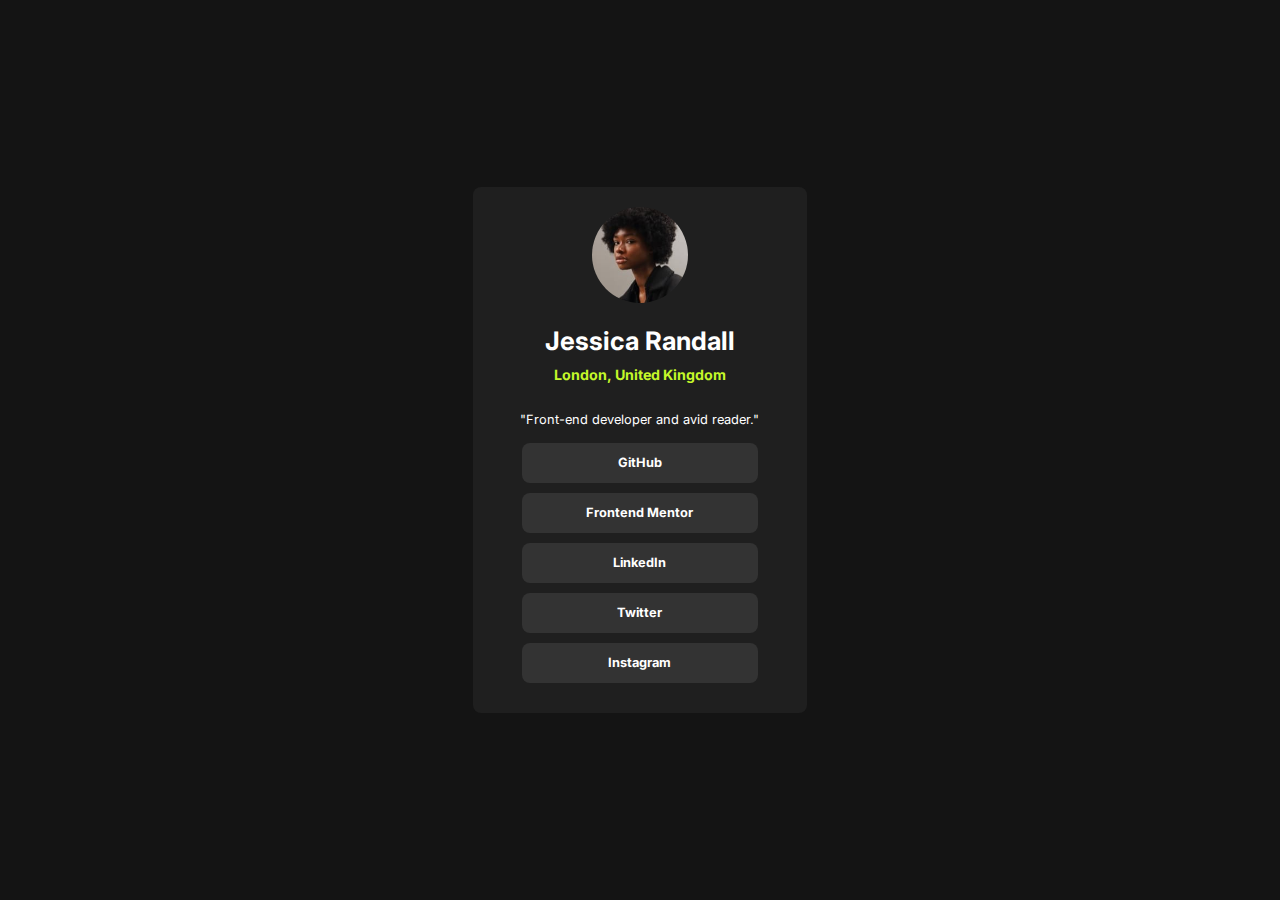
<file: code/index.html>
<!DOCTYPE html>
<html lang="en">
<head>
  <meta charset="UTF-8">
  <meta name="viewport" content="width=device-width, initial-scale=1.0"> <!-- displays site properly based on user's device -->
  <link rel="stylesheet" href="estilo.css">
  <link rel="preconnect" href="https://fonts.googleapis.com">
<link rel="preconnect" href="https://fonts.gstatic.com" crossorigin>
<link href="https://fonts.googleapis.com/css2?family=Inter&display=swap" rel="stylesheet">
</head>
<body>
    <section id="principal-sec">
      <img id="avatar-jessica" src="avatar-jessica.jpeg" alt="">
      <h2 id="name"> Jessica Randall</h2>
      <h4 id="city"> London, United Kingdom</h4>
      <p id="mini-text"> "Front-end developer and avid reader."</p>
      <div id="links">
        GitHub
      </div>
      <div id="links">
        Frontend Mentor
      </div>
      <div id="links">
        LinkedIn
      </div>
      <div id="links">
        Twitter
      </div>
      <div id="links">
        Instagram
      </div>
    </section>
</body>
</html>
</file>
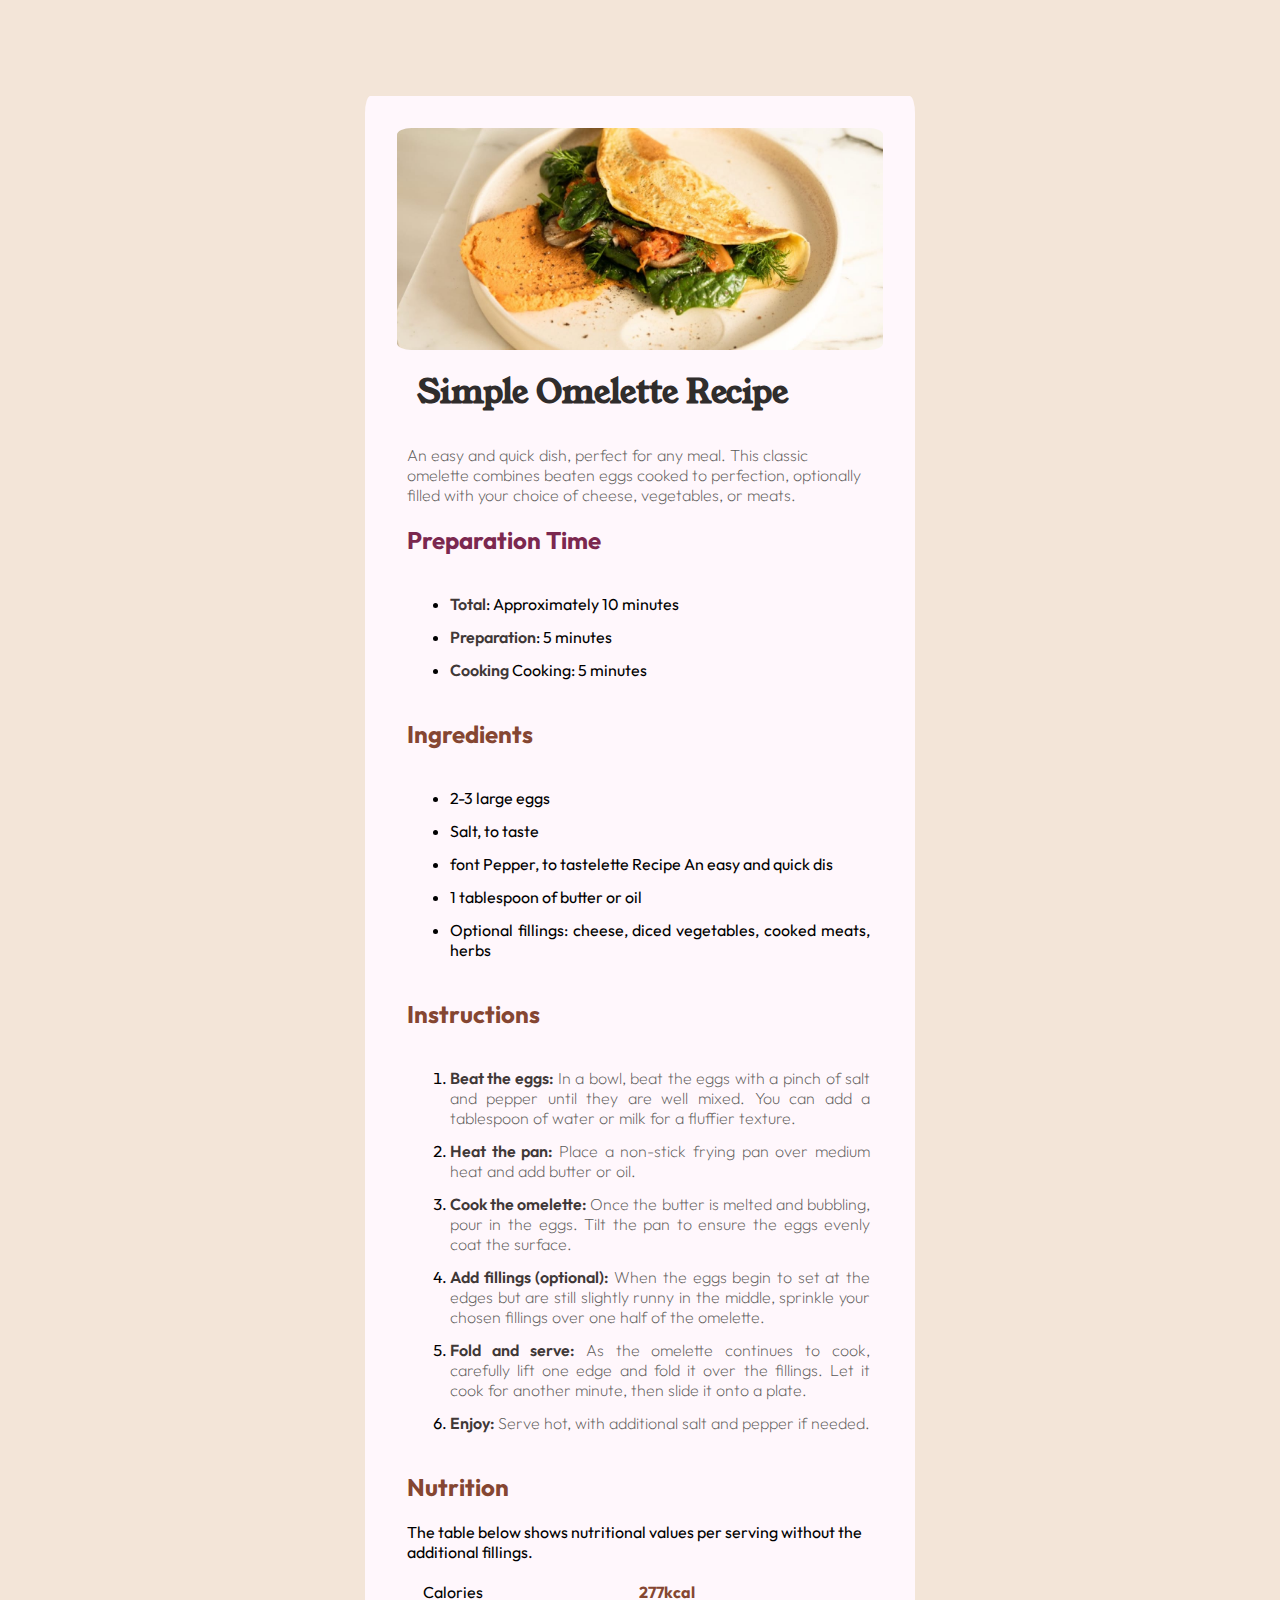
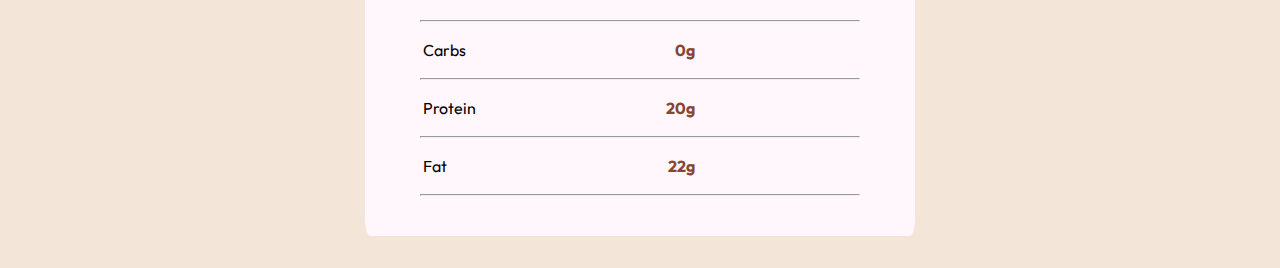
<file: projeto-giovani/recipe-page-main/index.html>
<!DOCTYPE html>
<html lang="en">
<head>
  <meta charset="UTF-8">
  <meta name="viewport" content="width=device-width, initial-scale=1.0">
  <title>Document</title>
  <link rel="stylesheet" href="estilo.css">
  
  <link rel="preconnect" href="https://fonts.googleapis.com">
  <link rel="preconnect" href="https://fonts.gstatic.com" crossorigin>
  <link href="https://fonts.googleapis.com/css2?family=Young+Serif&display=swap" rel="stylesheet">

  <link rel="preconnect" href="https://fonts.googleapis.com">
  <link rel="preconnect" href="https://fonts.gstatic.com" crossorigin>
  <link href="https://fonts.googleapis.com/css2?family=Outfit&display=swap" rel="stylesheet">


</head>
<body>
    <section id="principal-sec"> 
      <img id="image-omelette" src="assets/images/image-omelette.jpeg" alt="">
      <h1 id="first-text">Simple Omelette Recipe</h1>
      <h5 class="mini-text"> An easy and quick dish, perfect for any meal. This classic omelette combines beaten eggs cooked
        to perfection, optionally filled with your choice of cheese, vegetables, or meats.
       </h5>
        <h2 style="color: hsl(332, 51%, 32%);">Preparation Time</h2>
      <ul>
        <li>
          <span class="bold">Total</span>: Approximately 10 minutes
        </li>
        <li>
          <span class="bold">Preparation</span>: 5 minutes  
        </li>
        <li>
          <span class="bold">Cooking</span> Cooking: 5 minutes
        </li>
      </ul>
        <h2 class="titles">
          Ingredients
        </h2>
        <ul>
            <li>
              2-3 large eggs
            </li>
          <li>
              Salt, to taste
          </li>
          <li>font
             Pepper, to tastelette Recipe
             An easy and quick dis
          </li>
          <li>
             1 tablespoon of butter or oil
          </li>
          <li>
            Optional fillings: cheese, diced vegetables, cooked meats, herbs

          </li>
        </ul>
        <h2 class="titles">
          Instructions
        </h2>
        <ul>
          <li type="1">
           <span class="bold"> Beat the eggs:</span> <span class="mini-text">In a bowl, beat the eggs with a pinch of salt and pepper until they are well mixed.
            You can add a tablespoon of water or milk for a fluffier texture.</span>
          </li>
          <li type="1">
            <span class="bold">Heat the pan:</span> <span class="mini-text"> Place a non-stick frying pan over medium heat and add butter or oil.</span>
          </li>
          <li type="1">
            <span class="bold">Cook the omelette:</span> <span class="mini-text"> Once the butter is melted and bubbling, pour in the eggs. Tilt the pan to ensure
            the eggs evenly coat the surface.</span>
          </li>
          <li type="1">
            <span class="bold">Add fillings (optional):</span> <span class="mini-text"> When the eggs begin to set at the edges but are still slightly runny in the
            middle, sprinkle your chosen fillings over one half of the omelette.</span>
          </li>
          <li type="1">
            <span class="bold">Fold and serve:</span> <span class="mini-text"> As the omelette continues to cook, carefully lift one edge and fold it over the
            fillings. Let it cook for another minute, then slide it onto a plate.</span>
          </li>
          <li type="1">
            <span class="bold">Enjoy:</span class="mini-text"> <span class="mini-text">Serve hot, with additional salt and pepper if needed.</span></span>
          </li>
        </ul>
          <h2 class="titles">
            Nutrition
          </h2>
            <p>
              The table below shows nutritional values per serving without the additional fillings.
            </p>
            <div class="table">
              <p>
                Calories
              </p>
              <p class="brown">
                277kcal
              </p>
            </div>
            <hr>

            <div class="table">
              <p>
                Carbs
              </p>
              <p class="brown">
                0g
              </p>
            </div>
            <hr>

            <div class="table">
              <p>
                Protein
              </p>
              <p class="brown">
                20g
              </p>
            </div>
            <hr>

            <div class="table">
              <p>
                Fat
              </p>
              <p class="brown">
                22g
              </p>
            </div>
            <hr>
    </section>
</body>
</html>
</file>
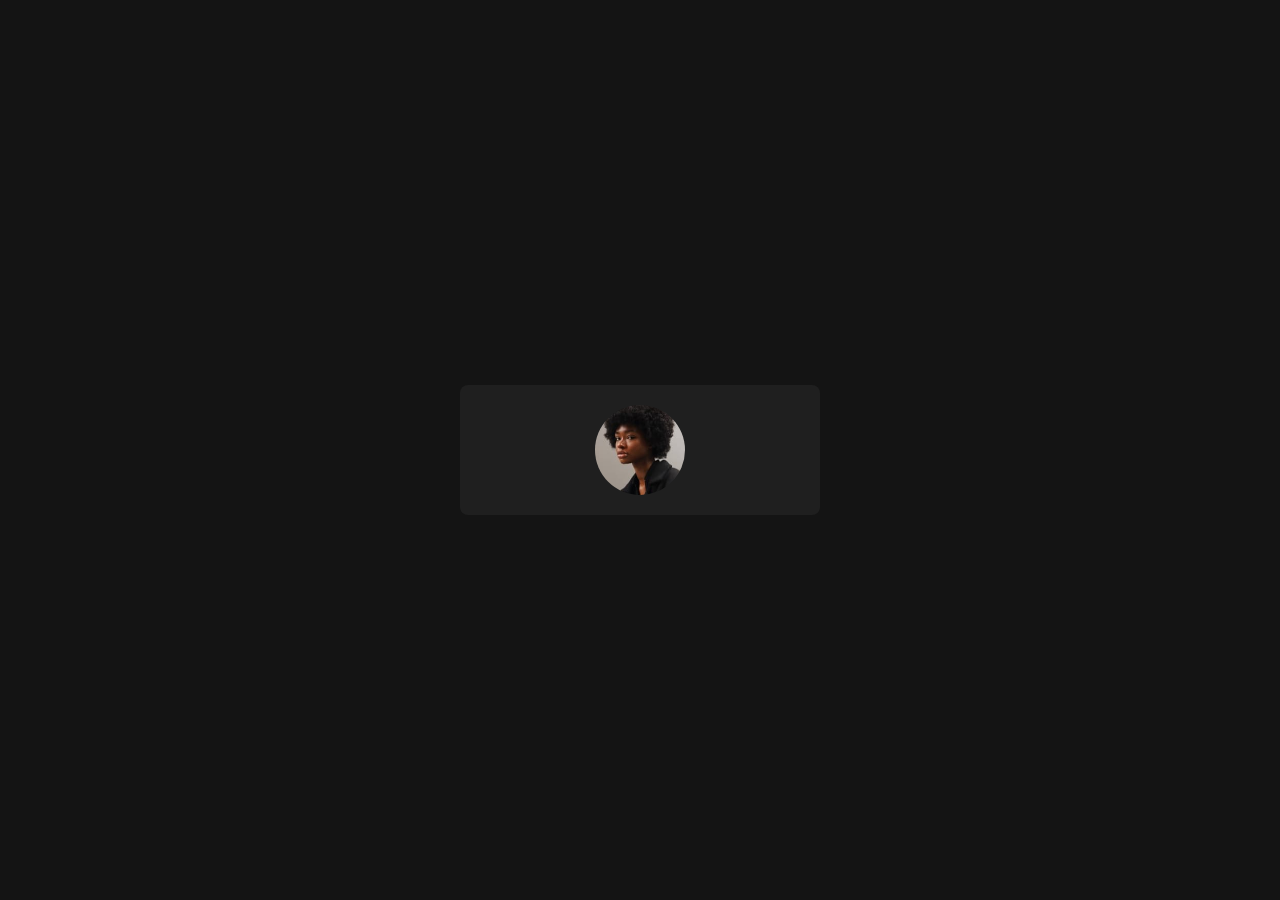
<file: social-links-profile-main/code/index.html>
<!DOCTYPE html>
<html lang="en">
<head>
  <meta charset="UTF-8">
  <meta name="viewport" content="width=device-width, initial-scale=1.0"> <!-- displays site properly based on user's device -->
  <link rel="stylesheet" href="estilo.css">
</head>
<body>
    <section id="principal-sec">
      <img id="avatar-jessica" src="avatar-jessica.jpeg" alt="">
    </section>
</body>
</html>
</file>
<file: code/estilo.css>
body{
    height: 100vh;
    margin: 0;
    padding: 0;
    background-color: hsl(0, 0%, 8%);
    display: flex;
    justify-content: center;
    align-items: center;
    box-sizing: border-box;
}
#principal-sec{
    width: 23%;
    padding: 1.25rem;
    border-radius: 0.50rem;    
    background-color: hsl(0, 0%, 12%);
    display: flex;
    justify-content: center;
    align-items: center;
    flex-direction: column;
    font-family: 'Inter', sans-serif;
}    

#avatar-jessica{
    width: 6rem;
    height: 6rem;
    border-radius: 50%;
    margin-bottom: 0.7rem;
}

#name{
    color: hsl(0, 0%, 100%);
    margin: 0.625rem;
    font-size: 1.6rem;
}    
#city{
    color: hsl(75, 94%, 57%);
    margin: 0;
    margin-bottom: 1.2rem;
    font-size: 0.89rem;
}    
#mini-text{
    color: hsl(0, 0%, 100%);
    margin: 0.625rem;
    font-size: 0.8rem;
    margin-bottom: 1rem;

}    

#links{
    width: 80%;
    height: 2.5rem;
    font-size: 0.8rem;
    font-weight: 700;
    margin-bottom: 0.625rem;
    border-radius: 0.50rem; 
    background-color: hsl(0, 0%, 20%);
    display: flex;
    justify-content: center;
    align-items: center;
    color: hsl(0, 0%, 100%);
    cursor: pointer;
}
#links:hover {
    background-color: hsl(75, 94%, 57%);
}
</file>
<file: projeto-giovani/recipe-page-main/estilo.css>
body{
    margin: 0;
    padding: 2rem;
    margin-top: 4rem;
    background-color: #F3E5D8;
    display: flex;
    justify-content: center;
    align-items: center;
    font-family: 'Outfit', sans-serif;

}
#principal-sec{
    background-color: #FFF7FC;
    border-radius: 1%;
    width: 40%;
    display: flex;;
    justify-content: center;
    align-items: flex-start;
    flex-direction: column;
    padding: 2rem;
}
#first-text{
    font-family: 'Young Serif';
    color:  hsl(24, 5%, 18%);
    font-size: 32px;
    margin: 20px;
}
.titles{
  color:  hsl(14, 45%, 36%)
}
.mini-text{
    font-family: 'Outfit', sans-serif;
    color: #5B5A58;
    font-weight: 200;
    font-size: 	1rem;
}
.bold{
    /* color: #3d3534; */
    color: hsl(7, 7%, 23%);
    font-weight: 600;
    font-family: 'Outfit', sans-serif;
}
#image-omelette{
    width: 100%;
    border-radius: 3%;
    margin-bottom: 17px;
    margin: 0;
}
.table{
    margin-left: 1rem;
    width: 60%;
    display: flex;
    justify-content: space-between;

}
.brown{
    color:hsl(14, 45%, 36%);
    font-weight: 700;
    font-family: 'Outfit', sans-serif;
}

h1,h2,h3,h4,h5,h6{
    margin: 10px;
}

li{
    margin: 13px;
    text-align: justify;
    text-decoration-color: hsl(14, 45%, 36%);
}

p{
    margin-block-start: 0.83em;
    margin-block-end: 0.83em;
    margin: 10px;
    font-size: 16px
}
hr{
        width: 90%; /* Ajuste a largura conforme necessário */
        height: 0.03;
        background-color: #ab9999; /* Cor da linha */
}
</file>
<file: social-links-profile-main/code/estilo.css>
body{
    height: 100vh;
    margin: 0;
    padding: 0;
    background-color: hsl(0, 0%, 8%);
    display: flex;
    justify-content: center;
    align-items: center;
}
#principal-sec{
    width: 25%;
    padding: 1.25rem;
    border-radius: 0.50rem;    
    background-color: hsl(0, 0%, 12%);
    display: flex;
    justify-content: center;
}
#avatar-jessica{
    width: 5.625rem;
    height: 5.625rem;
    border-radius: 50%;
}
</file>
